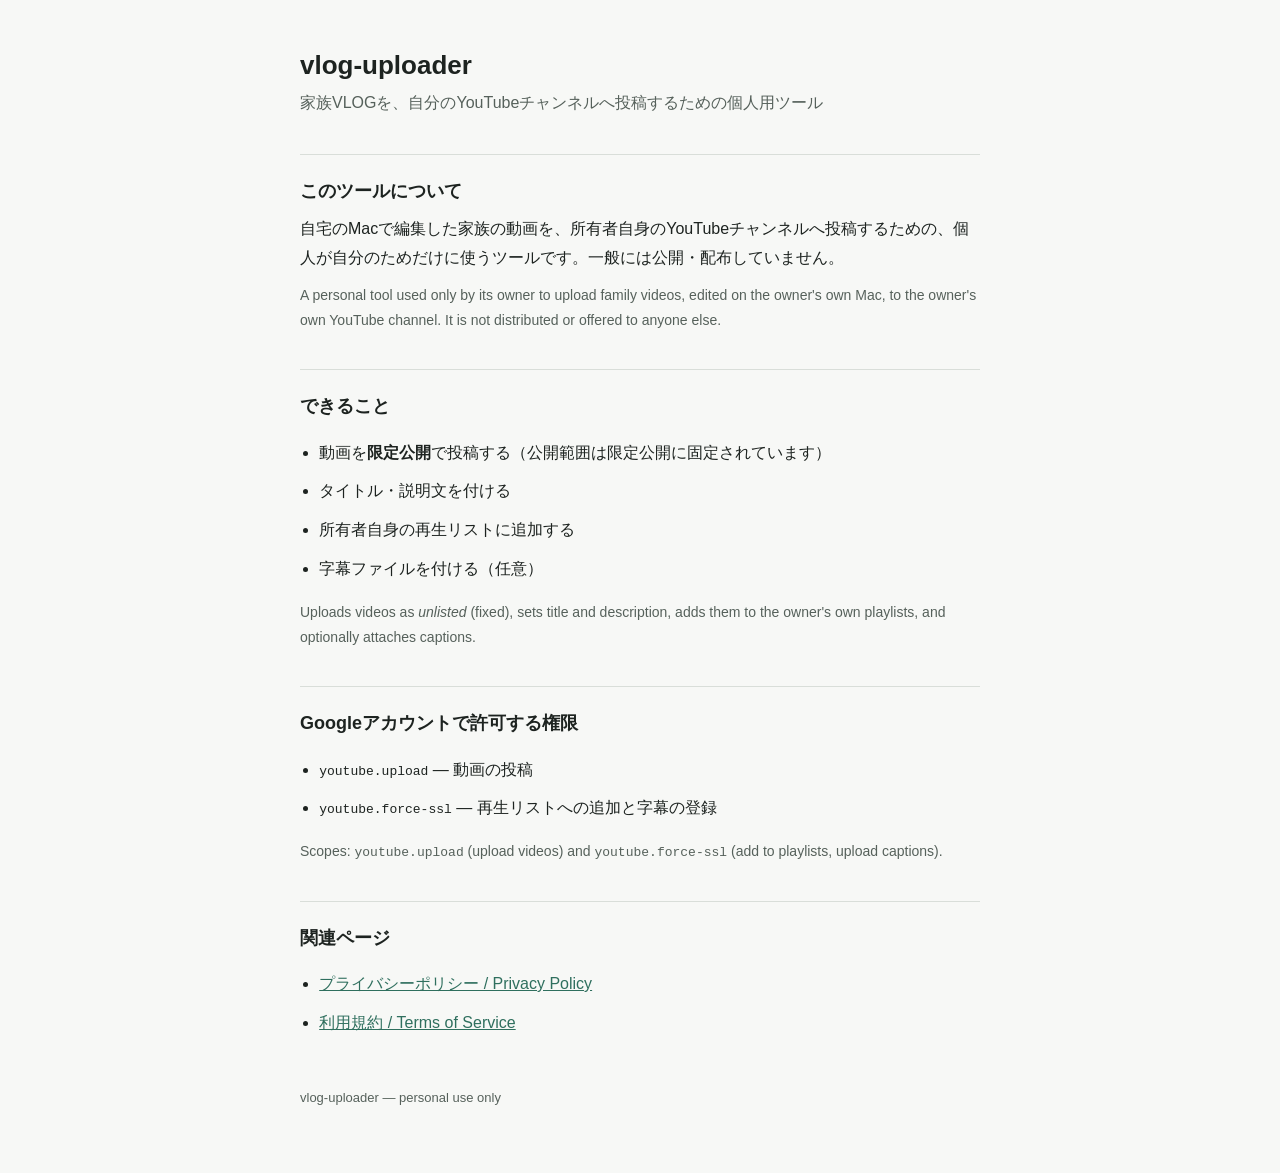
<file: index.html>
<!doctype html>
<html lang="ja"><head><meta charset="utf-8">
<meta name="viewport" content="width=device-width,initial-scale=1">
<title>vlog-uploader</title><link rel="stylesheet" href="style.css"></head>
<body><main>
<h1>vlog-uploader</h1>
<p class="sub">家族VLOGを、自分のYouTubeチャンネルへ投稿するための個人用ツール</p>

<h2>このツールについて</h2>
<p>自宅のMacで編集した家族の動画を、所有者自身のYouTubeチャンネルへ投稿するための、個人が自分のためだけに使うツールです。一般には公開・配布していません。</p>
<p class="en">A personal tool used only by its owner to upload family videos, edited on the owner's own Mac, to the owner's own YouTube channel. It is not distributed or offered to anyone else.</p>

<h2>できること</h2>
<ul>
<li>動画を<strong>限定公開</strong>で投稿する（公開範囲は限定公開に固定されています）</li>
<li>タイトル・説明文を付ける</li>
<li>所有者自身の再生リストに追加する</li>
<li>字幕ファイルを付ける（任意）</li>
</ul>
<p class="en">Uploads videos as <em>unlisted</em> (fixed), sets title and description, adds them to the owner's own playlists, and optionally attaches captions.</p>

<h2>Googleアカウントで許可する権限</h2>
<ul>
<li><code>youtube.upload</code> — 動画の投稿</li>
<li><code>youtube.force-ssl</code> — 再生リストへの追加と字幕の登録</li>
</ul>
<p class="en">Scopes: <code>youtube.upload</code> (upload videos) and <code>youtube.force-ssl</code> (add to playlists, upload captions).</p>

<h2>関連ページ</h2>
<ul><li><a href="privacy.html">プライバシーポリシー / Privacy Policy</a></li>
<li><a href="terms.html">利用規約 / Terms of Service</a></li></ul>

<footer>vlog-uploader — personal use only</footer>
</main></body></html>
</file>
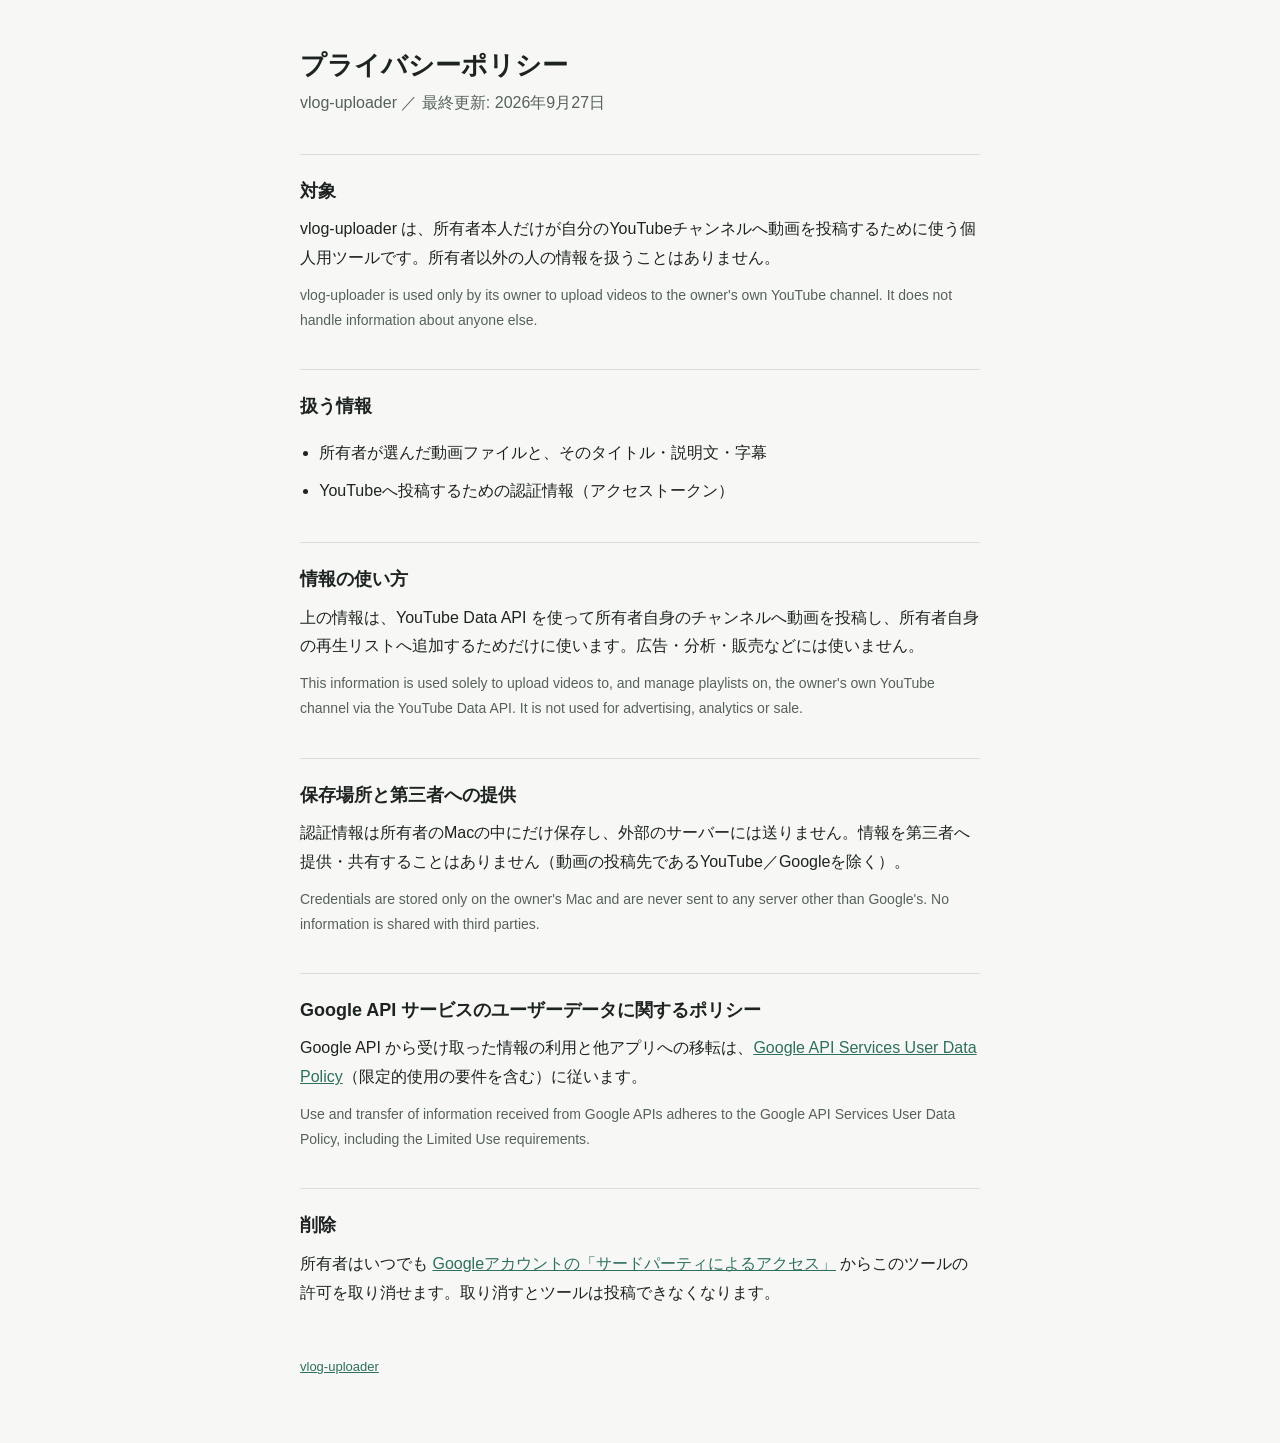
<file: privacy.html>
<!doctype html>
<html lang="ja"><head><meta charset="utf-8">
<meta name="viewport" content="width=device-width,initial-scale=1">
<title>プライバシーポリシー — vlog-uploader</title><link rel="stylesheet" href="style.css"></head>
<body><main>
<h1>プライバシーポリシー</h1>
<p class="sub">vlog-uploader ／ 最終更新: 2026年9月27日</p>

<h2>対象</h2>
<p>vlog-uploader は、所有者本人だけが自分のYouTubeチャンネルへ動画を投稿するために使う個人用ツールです。所有者以外の人の情報を扱うことはありません。</p>
<p class="en">vlog-uploader is used only by its owner to upload videos to the owner's own YouTube channel. It does not handle information about anyone else.</p>

<h2>扱う情報</h2>
<ul>
<li>所有者が選んだ動画ファイルと、そのタイトル・説明文・字幕</li>
<li>YouTubeへ投稿するための認証情報（アクセストークン）</li>
</ul>

<h2>情報の使い方</h2>
<p>上の情報は、YouTube Data API を使って所有者自身のチャンネルへ動画を投稿し、所有者自身の再生リストへ追加するためだけに使います。広告・分析・販売などには使いません。</p>
<p class="en">This information is used solely to upload videos to, and manage playlists on, the owner's own YouTube channel via the YouTube Data API. It is not used for advertising, analytics or sale.</p>

<h2>保存場所と第三者への提供</h2>
<p>認証情報は所有者のMacの中にだけ保存し、外部のサーバーには送りません。情報を第三者へ提供・共有することはありません（動画の投稿先であるYouTube／Googleを除く）。</p>
<p class="en">Credentials are stored only on the owner's Mac and are never sent to any server other than Google's. No information is shared with third parties.</p>

<h2>Google API サービスのユーザーデータに関するポリシー</h2>
<p>Google API から受け取った情報の利用と他アプリへの移転は、<a href="https://developers.google.com/terms/api-services-user-data-policy">Google API Services User Data Policy</a>（限定的使用の要件を含む）に従います。</p>
<p class="en">Use and transfer of information received from Google APIs adheres to the Google API Services User Data Policy, including the Limited Use requirements.</p>

<h2>削除</h2>
<p>所有者はいつでも <a href="https://myaccount.google.com/permissions">Googleアカウントの「サードパーティによるアクセス」</a> からこのツールの許可を取り消せます。取り消すとツールは投稿できなくなります。</p>

<footer><a href="index.html">vlog-uploader</a></footer>
</main></body></html>
</file>
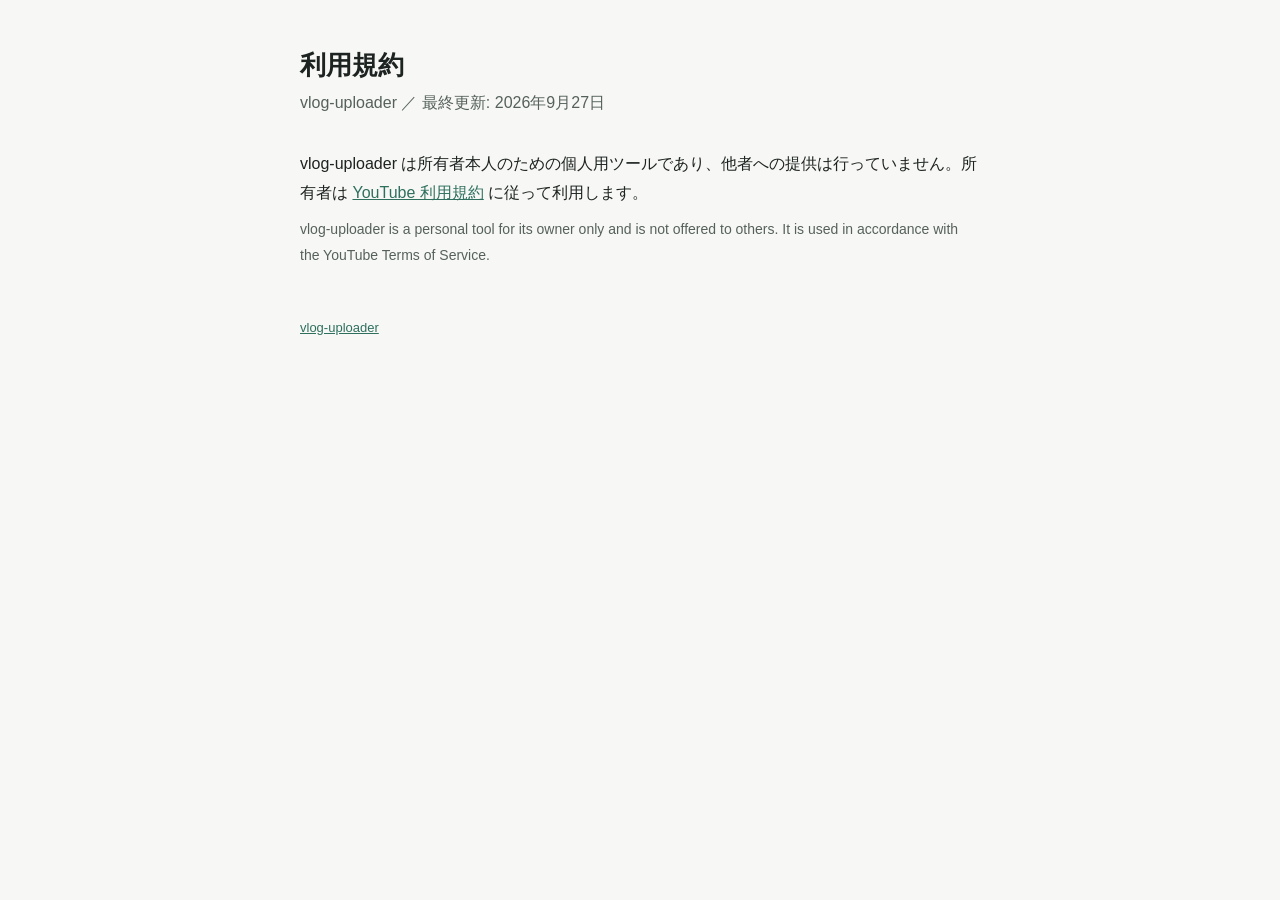
<file: terms.html>
<!doctype html>
<html lang="ja"><head><meta charset="utf-8">
<meta name="viewport" content="width=device-width,initial-scale=1">
<title>利用規約 — vlog-uploader</title><link rel="stylesheet" href="style.css"></head>
<body><main>
<h1>利用規約</h1>
<p class="sub">vlog-uploader ／ 最終更新: 2026年9月27日</p>
<p>vlog-uploader は所有者本人のための個人用ツールであり、他者への提供は行っていません。所有者は <a href="https://www.youtube.com/t/terms">YouTube 利用規約</a> に従って利用します。</p>
<p class="en">vlog-uploader is a personal tool for its owner only and is not offered to others. It is used in accordance with the YouTube Terms of Service.</p>
<footer><a href="index.html">vlog-uploader</a></footer>
</main></body></html>
</file>
<file: style.css>
:root{--bg:#f7f8f6;--ink:#1d2320;--ink2:#56615b;--line:#d9ded9;--accent:#2f6f5e}
@media (prefers-color-scheme:dark){:root{--bg:#141816;--ink:#e6ebe8;--ink2:#9aa6a0;--line:#2c3431;--accent:#7cc4ae}}
*{box-sizing:border-box}
body{margin:0;background:var(--bg);color:var(--ink);font:16px/1.8 -apple-system,"Hiragino Sans","Noto Sans JP",sans-serif;padding:0 16px}
main{max-width:680px;margin:48px auto 64px}
h1{font-size:26px;line-height:1.35;margin:0 0 6px}
.sub{color:var(--ink2);margin:0 0 32px}
h2{font-size:18px;margin:36px 0 8px;padding-top:20px;border-top:1px solid var(--line)}
p,li{margin:0 0 10px}
ul{padding-left:1.2em}
a{color:var(--accent)}
.en{color:var(--ink2);font-size:14px}
footer{margin-top:48px;color:var(--ink2);font-size:13px}
code{font-family:ui-monospace,Menlo,monospace;font-size:13px}
</file>
